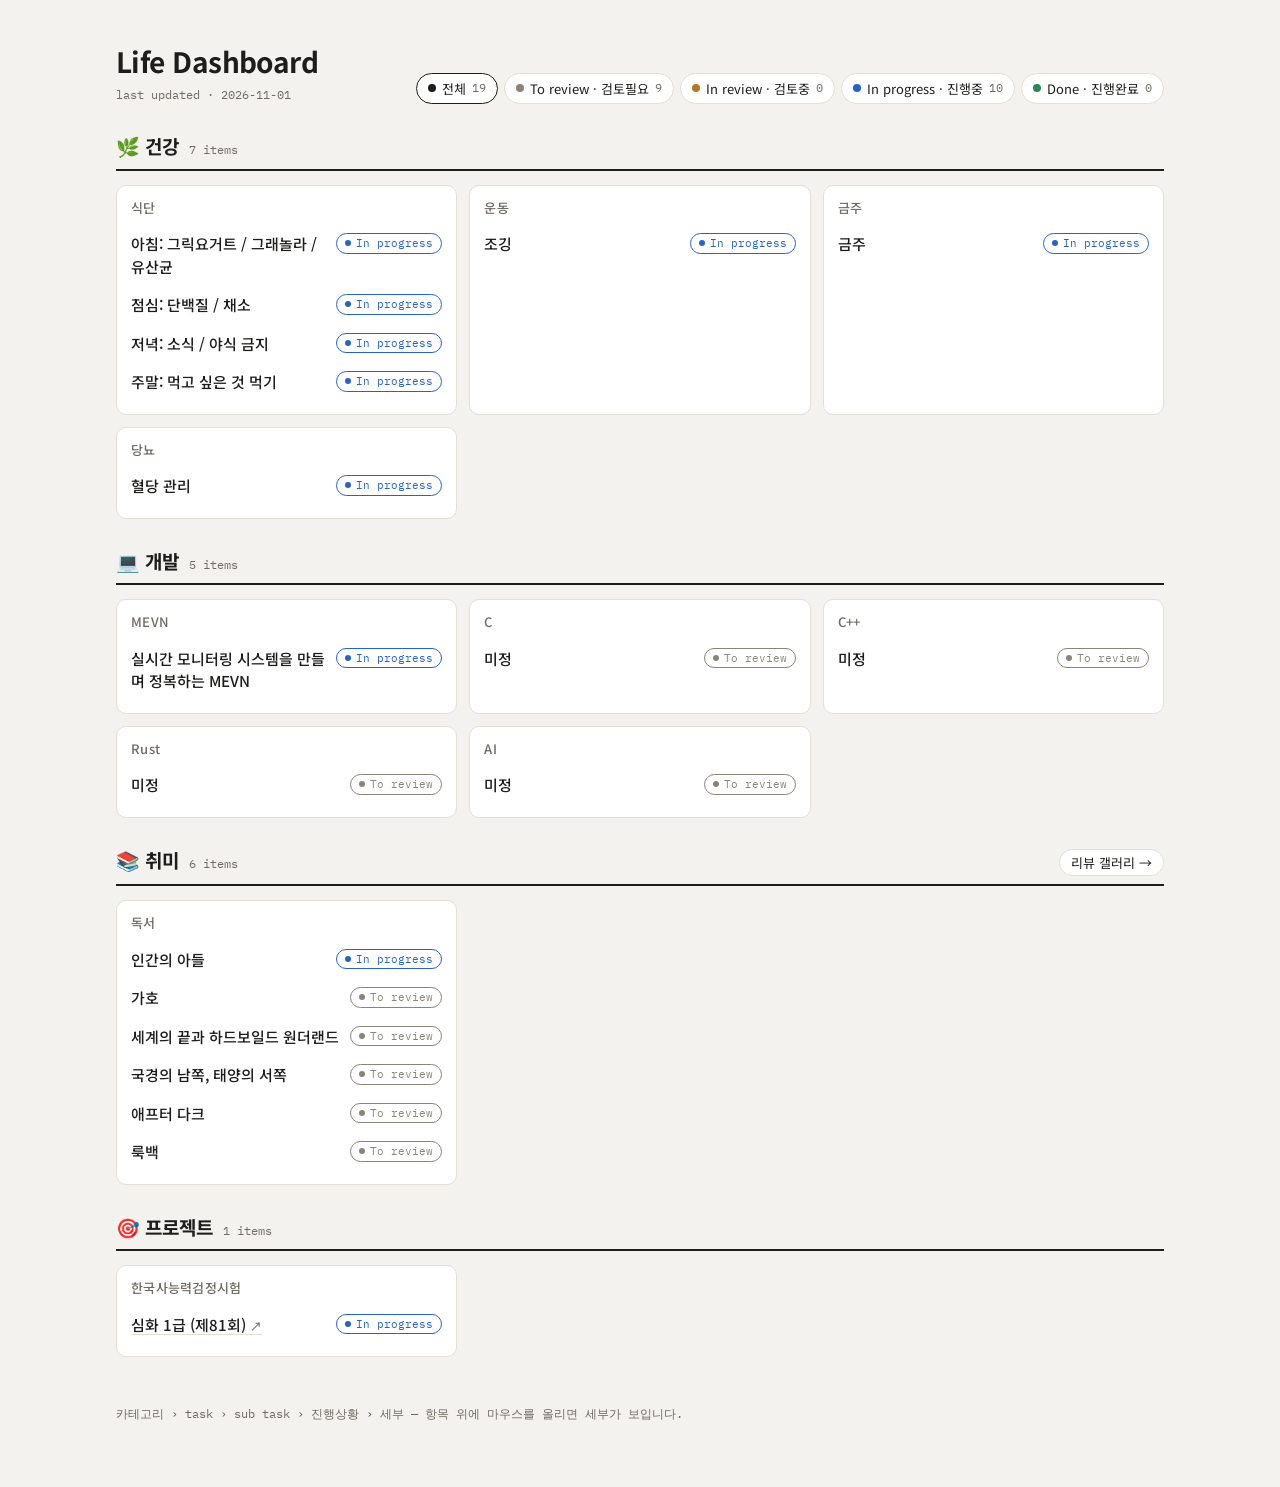
<file: index.html>
<!doctype html>
<html lang="ko">
<head>
  <meta charset="utf-8" />
  <meta name="viewport" content="width=device-width, initial-scale=1" />
  <title>Life Dashboard</title>
  <link rel="preconnect" href="https://fonts.googleapis.com" />
  <link rel="preconnect" href="https://fonts.gstatic.com" crossorigin />
  <link href="https://fonts.googleapis.com/css2?family=IBM+Plex+Mono:wght@400;500&family=Noto+Sans+KR:wght@400;500;700&display=swap" rel="stylesheet" />
  <style>
    :root {
      --bg: #f4f2ee;
      --panel: #ffffff;
      --ink: #1d1d1b;
      --muted: #6f6b64;
      --line: #e3dfd7;
      --hover: #faf8f4;

      --s-to-review: #8a8478;
      --s-in-review: #b7791f;
      --s-in-progress: #2563c9;
      --s-done: #2f855a;

      --tip-bg: #1d1d1b;
      --tip-ink: #f4f2ee;
      --radius: 10px;
    }
    @media (prefers-color-scheme: dark) {
      :root:not([data-theme="light"]) {
        --bg: #151513;
        --panel: #1e1e1b;
        --ink: #ece9e3;
        --muted: #9a958b;
        --line: #2f2e2a;
        --hover: #262622;
        --s-to-review: #9e988b;
        --s-in-review: #e0a640;
        --s-in-progress: #6ea0f5;
        --s-done: #5fbf8a;
        --tip-bg: #ece9e3;
        --tip-ink: #151513;
      }
    }

    * { box-sizing: border-box; }
    html, body { margin: 0; }
    body {
      background: var(--bg);
      color: var(--ink);
      font-family: "Noto Sans KR", system-ui, sans-serif;
      font-size: 15px;
      line-height: 1.5;
    }
    .wrap { max-width: 1080px; margin: 0 auto; padding: 40px 16px 64px; }

    header { display: flex; flex-wrap: wrap; align-items: flex-end; justify-content: space-between; gap: 16px; margin-bottom: 28px; }
    h1 { margin: 0; font-size: 28px; letter-spacing: -0.02em; }
    .sub { color: var(--muted); font-family: "IBM Plex Mono", monospace; font-size: 12px; margin-top: 4px; }

    /* 상태 요약 + 필터 */
    .filters { display: flex; flex-wrap: wrap; gap: 6px; }
    .chip {
      display: inline-flex; align-items: center; gap: 6px;
      border: 1px solid var(--line); background: var(--panel); color: var(--ink);
      padding: 5px 11px; border-radius: 999px; font: inherit; font-size: 13px; cursor: pointer;
    }
    .chip .n { font-family: "IBM Plex Mono", monospace; font-size: 12px; color: var(--muted); }
    .chip[aria-pressed="true"] { border-color: var(--ink); }
    .dot { width: 8px; height: 8px; border-radius: 50%; background: var(--c, var(--muted)); flex: none; }

    /* 카테고리 */
    .category { margin-top: 28px; }
    .cat-head { display: flex; align-items: baseline; gap: 10px; padding-bottom: 8px; border-bottom: 2px solid var(--ink); }
    .cat-head h2 { margin: 0; font-size: 19px; }
    .cat-head .count { color: var(--muted); font-family: "IBM Plex Mono", monospace; font-size: 12px; }
    .cat-link {
      margin-left: auto; font-size: 13px; color: var(--ink); text-decoration: none;
      border: 1px solid var(--line); background: var(--panel); padding: 3px 11px; border-radius: 999px;
    }
    .cat-link:hover { border-color: var(--ink); }

    .tasks { display: grid; grid-template-columns: repeat(auto-fill, minmax(300px, 1fr)); gap: 12px; margin-top: 14px; }
    .task { background: var(--panel); border: 1px solid var(--line); border-radius: var(--radius); padding: 12px 14px; }
    .task h3 { margin: 0 0 8px; font-size: 13px; font-weight: 500; color: var(--muted); letter-spacing: 0.02em; }

    .sub-list { list-style: none; margin: 0; padding: 0; }
    .subtask {
      position: relative;
      display: flex; align-items: flex-start; justify-content: space-between; gap: 10px;
      padding: 8px; margin: 0 -8px; border-radius: 6px; cursor: default; outline: none;
    }
    .subtask:hover, .subtask:focus-visible, .subtask.open { background: var(--hover); }
    .subtask .name { font-weight: 500; }
    .sub-link { color: var(--ink); text-decoration: underline; text-decoration-color: var(--line); text-underline-offset: 3px; }
    .sub-link:hover { text-decoration-color: currentColor; }
    .sub-link span { font-size: 12px; color: var(--muted); }

    .badge {
      flex: none; display: inline-flex; align-items: center; gap: 5px;
      font-family: "IBM Plex Mono", monospace; font-size: 11px; white-space: nowrap;
      color: var(--c); border: 1px solid currentColor; border-radius: 999px; padding: 1px 8px;
    }
    .badge .dot { background: currentColor; width: 6px; height: 6px; }

    /* 세부: 마우스 오버 팝업 */
    .tip {
      position: absolute; left: 8px; bottom: calc(100% + 6px); z-index: 10;
      max-width: 280px; padding: 8px 11px; border-radius: 7px;
      background: var(--tip-bg); color: var(--tip-ink); font-size: 13px;
      box-shadow: 0 6px 18px rgba(0,0,0,.18);
      opacity: 0; transform: translateY(4px); pointer-events: none;
      transition: opacity .12s, transform .12s;
    }
    .tip::after {
      content: ""; position: absolute; left: 14px; top: 100%;
      border: 6px solid transparent; border-top-color: var(--tip-bg);
    }
    .tip .label { display: block; font-family: "IBM Plex Mono", monospace; font-size: 10px; opacity: .65; margin-bottom: 2px; }
    .subtask:hover .tip, .subtask:focus-visible .tip, .subtask.open .tip { opacity: 1; transform: none; }

    .hidden { display: none !important; }
    footer { margin-top: 48px; color: var(--muted); font-size: 12px; font-family: "IBM Plex Mono", monospace; }
  </style>
</head>
<body>
  <div class="wrap">
    <header>
      <div>
        <h1>Life Dashboard</h1>
        <div class="sub" id="updated"></div>
      </div>
      <div class="filters" id="filters"></div>
    </header>

    <main id="board"></main>

    <footer>카테고리 › task › sub task › 진행상황 › 세부 — 항목 위에 마우스를 올리면 세부가 보입니다.</footer>
  </div>

  <script src="data.js"></script>
  <script>
    const STATUS = {
      "to-review":   { en: "To review",   ko: "검토필요" },
      "in-review":   { en: "In review",   ko: "검토중" },
      "in-progress": { en: "In progress", ko: "진행중" },
      "done":        { en: "Done",        ko: "진행완료" },
    };
    const color = s => `var(--s-${s})`;
    const esc = t => String(t).replace(/[&<>"']/g, c => ({ "&":"&amp;","<":"&lt;",">":"&gt;",'"':"&quot;","'":"&#39;" }[c]));

    document.getElementById("updated").textContent = `last updated · ${UPDATED}`;

    // 보드 렌더링
    const board = document.getElementById("board");
    const counts = Object.fromEntries(Object.keys(STATUS).map(k => [k, 0]));
    let total = 0;

    board.innerHTML = DASHBOARD.map(cat => {
      const n = cat.tasks.reduce((a, t) => a + t.subtasks.length, 0);
      return `
      <section class="category">
        <div class="cat-head">
          <h2>${cat.icon ? esc(cat.icon) + " " : ""}${esc(cat.category)}</h2>
          <span class="count">${n} items</span>
          ${cat.link ? `<a class="cat-link" href="${esc(cat.link.href)}" target="_blank" rel="noopener">${esc(cat.link.text)}</a>` : ""}
        </div>
        <div class="tasks">
          ${cat.tasks.map(task => `
            <article class="task">
              <h3>${esc(task.name)}</h3>
              <ul class="sub-list">
                ${task.subtasks.map(st => {
                  const s = STATUS[st.status] ? st.status : "to-review";
                  counts[s]++; total++;
                  return `
                  <li class="subtask" data-status="${s}" tabindex="0">
                    ${st.link
                      ? `<a class="name sub-link" href="${esc(st.link)}" target="_blank" rel="noopener">${esc(st.name)} <span aria-hidden="true">↗</span></a>`
                      : `<span class="name">${esc(st.name)}</span>`}
                    <span class="badge" style="--c:${color(s)}" title="${STATUS[s].ko}">
                      <span class="dot"></span>${STATUS[s].en}
                    </span>
                    ${st.detail ? `<span class="tip" role="tooltip"><span class="label">세부</span>${esc(st.detail)}</span>` : ""}
                  </li>`;
                }).join("")}
              </ul>
            </article>`).join("")}
        </div>
      </section>`;
    }).join("");

    // 상태 필터
    const filters = document.getElementById("filters");
    const chips = [["all", "전체", total, "var(--ink)"],
      ...Object.entries(STATUS).map(([k, v]) => [k, `${v.en} · ${v.ko}`, counts[k], color(k)])];
    filters.innerHTML = chips.map(([k, label, n, c]) =>
      `<button class="chip" data-filter="${k}" aria-pressed="${k === "all"}">
         <span class="dot" style="--c:${c}"></span>${label} <span class="n">${n}</span>
       </button>`).join("");

    filters.addEventListener("click", e => {
      const btn = e.target.closest(".chip"); if (!btn) return;
      const f = btn.dataset.filter;
      filters.querySelectorAll(".chip").forEach(b => b.setAttribute("aria-pressed", b === btn));
      document.querySelectorAll(".subtask").forEach(el =>
        el.classList.toggle("hidden", f !== "all" && el.dataset.status !== f));
      document.querySelectorAll(".task").forEach(el =>
        el.classList.toggle("hidden", !el.querySelector(".subtask:not(.hidden)")));
      document.querySelectorAll(".category").forEach(el =>
        el.classList.toggle("hidden", !el.querySelector(".task:not(.hidden)")));
    });

    // 모바일: 탭하면 세부 팝업 토글
    board.addEventListener("click", e => {
      const item = e.target.closest(".subtask");
      document.querySelectorAll(".subtask.open").forEach(el => el !== item && el.classList.remove("open"));
      if (item) item.classList.toggle("open");
    });
  </script>
</body>
</html>
</file>
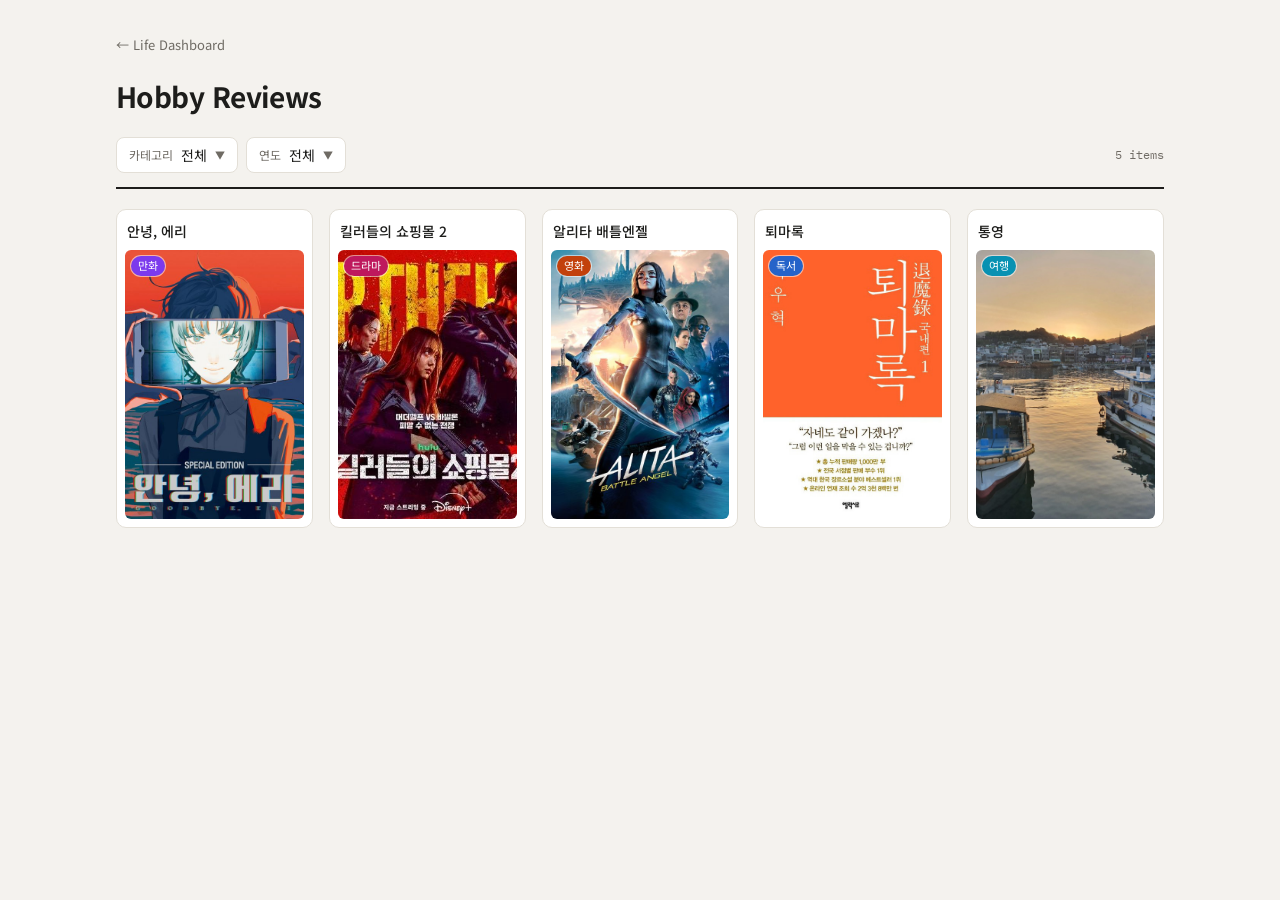
<file: hobby/index.html>
<!doctype html>
<html lang="ko">
<head>
  <meta charset="utf-8" />
  <meta name="viewport" content="width=device-width, initial-scale=1" />
  <title>Hobby Reviews</title>
  <link rel="preconnect" href="https://fonts.googleapis.com" />
  <link rel="preconnect" href="https://fonts.gstatic.com" crossorigin />
  <link href="https://fonts.googleapis.com/css2?family=IBM+Plex+Mono:wght@400;500&family=Noto+Sans+KR:wght@400;500;700&display=swap" rel="stylesheet" />
  <link rel="stylesheet" href="style.css" />
</head>
<body>
  <div class="wrap">
    <a class="back" href="../">← Life Dashboard</a>
    <h1>Hobby Reviews</h1>

    <div class="toolbar">
      <div class="dd" id="dd-cat"></div>
      <div class="dd" id="dd-year"></div>
      <span class="count mono" id="count"></span>
    </div>

    <main class="grid" id="grid"></main>
  </div>

  <script src="items.js"></script>
  <script src="common.js"></script>
  <script>
    const params = new URLSearchParams(location.search);
    const state = { cat: params.get("cat") || "all", year: params.get("year") || "all" };
    const items = sortedItems();

    const years = [...new Set(items.map(itemYear).filter(Boolean))].sort().reverse();
    const countBy = (fn, v) => items.filter(it => fn(it) === v).length;

    function dropdown(el, key, label, options) {
      const cur = options.find(o => o.value === state[key]) || options[0];
      el.innerHTML = `
        <button class="dd-btn" aria-haspopup="listbox" aria-expanded="false">
          <span class="k">${label}</span>${esc(cur.text)}<span class="caret">▼</span>
        </button>
        <ul class="dd-menu" role="listbox">
          ${options.map(o => `<li><button role="option" data-v="${esc(o.value)}" aria-selected="${o.value === state[key]}">
            ${esc(o.text)}<span class="n">${o.n}</span></button></li>`).join("")}
        </ul>`;
      el.querySelector(".dd-btn").onclick = e => {
        e.stopPropagation();
        const open = !el.classList.contains("open");
        document.querySelectorAll(".dd.open").forEach(d => d.classList.remove("open"));
        el.classList.toggle("open", open);
        el.querySelector(".dd-btn").setAttribute("aria-expanded", open);
      };
      el.querySelectorAll(".dd-menu button").forEach(b => b.onclick = () => {
        state[key] = b.dataset.v;
        render();
      });
    }

    function render() {
      // 필터 상태를 주소에 저장 (뒤로가기 시 유지)
      const q = new URLSearchParams();
      if (state.cat !== "all") q.set("cat", state.cat);
      if (state.year !== "all") q.set("year", state.year);
      history.replaceState(null, "", q.toString() ? `?${q}` : location.pathname);

      dropdown(document.getElementById("dd-cat"), "cat", "카테고리", [
        { value: "all", text: "전체", n: items.length },
        ...CATEGORIES.map(c => ({ value: c, text: c, n: countBy(it => it.category, c) })),
      ]);
      dropdown(document.getElementById("dd-year"), "year", "연도", [
        { value: "all", text: "전체", n: items.length },
        ...years.map(y => ({ value: y, text: y, n: countBy(itemYear, y) })),
      ]);

      const list = items.filter(it =>
        (state.cat === "all" || it.category === state.cat) &&
        (state.year === "all" || itemYear(it) === state.year));

      document.getElementById("count").textContent = `${list.length} items`;
      document.getElementById("grid").innerHTML = list.length
        ? list.map(it => `
          <a class="card" href="item.html?id=${encodeURIComponent(it.id)}">
            <span class="full" role="tooltip">${esc(it.title)}</span>
            <div class="t">${esc(it.title)}</div>
            <div class="cover">
              ${coverHTML(it)}
              <span class="tag" style="--c:${CAT_COLOR[it.category] || "#6f6b64"}">${esc(it.category)}</span>
              ${it.end ? "" : `<span class="tag ing">${it.category === "여행" ? "여행중" : "감상중"}</span>`}
            </div>
          </a>`).join("")
        : `<p class="empty" style="grid-column:1/-1">해당 조건의 아이템이 없습니다.</p>`;
    }

    document.addEventListener("click", () =>
      document.querySelectorAll(".dd.open").forEach(d => d.classList.remove("open")));
    document.addEventListener("keydown", e => e.key === "Escape" &&
      document.querySelectorAll(".dd.open").forEach(d => d.classList.remove("open")));

    render();
  </script>
</body>
</html>
</file>
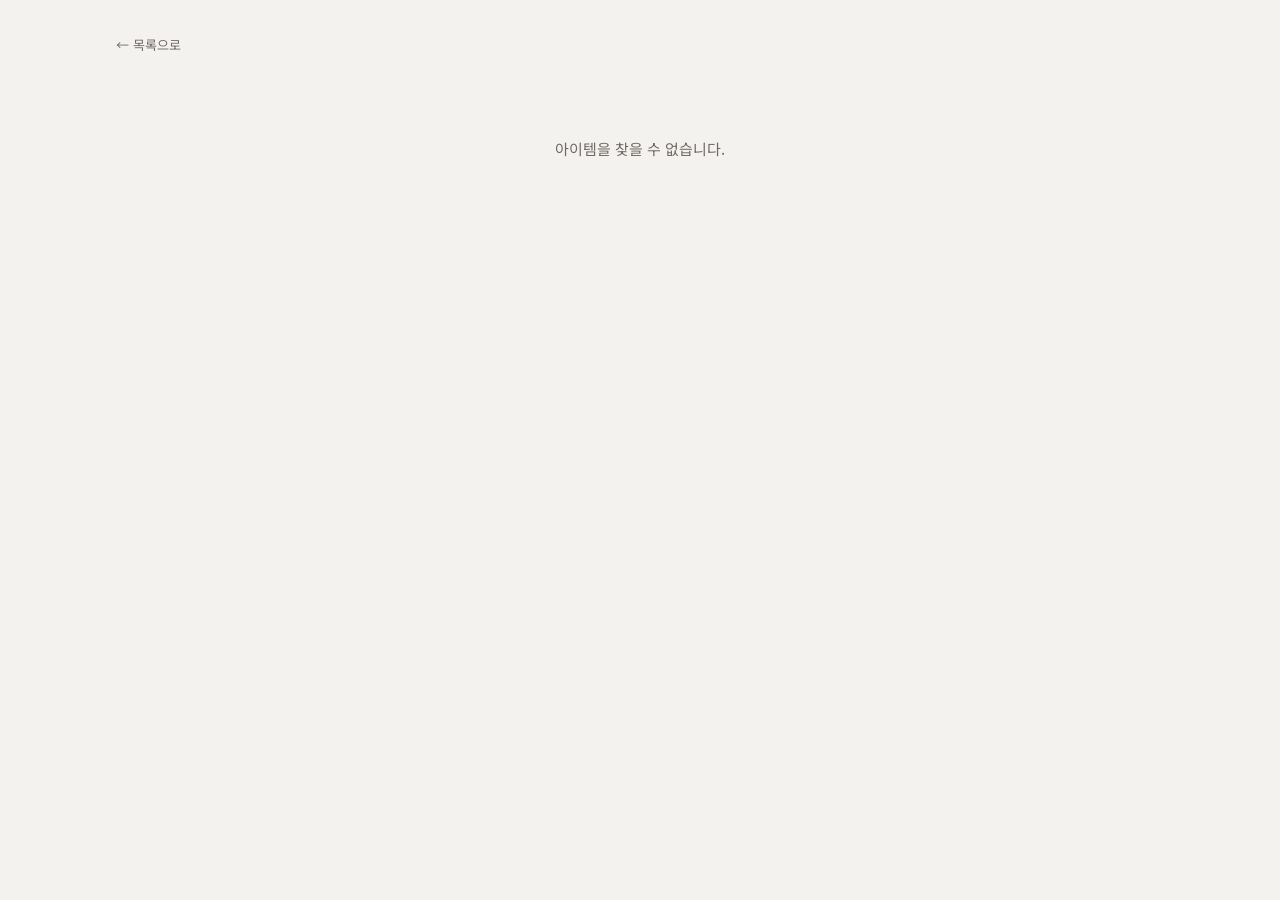
<file: hobby/item.html>
<!doctype html>
<html lang="ko">
<head>
  <meta charset="utf-8" />
  <meta name="viewport" content="width=device-width, initial-scale=1" />
  <title>Hobby Review</title>
  <link rel="preconnect" href="https://fonts.googleapis.com" />
  <link rel="preconnect" href="https://fonts.gstatic.com" crossorigin />
  <link href="https://fonts.googleapis.com/css2?family=IBM+Plex+Mono:wght@400;500&family=Noto+Sans+KR:wght@400;500;700&display=swap" rel="stylesheet" />
  <link rel="stylesheet" href="style.css" />
</head>
<body>
  <div class="wrap">
    <a class="back" id="back" href="./">← 목록으로</a>
    <main id="main"></main>
  </div>

  <div class="lightbox" id="lightbox" hidden role="dialog" aria-modal="true" aria-label="사진 보기">
    <button class="lb-close" aria-label="닫기">✕</button>
    <button class="lb-prev" aria-label="이전 사진">‹</button>
    <div class="lb-stage"><img alt="" /></div>
    <button class="lb-next" aria-label="다음 사진">›</button>
    <span class="lb-count mono"></span>
  </div>

  <script src="items.js"></script>
  <script src="common.js"></script>
  <script>
    // 갤러리에서 왔으면 뒤로가기로 돌아가 필터 상태를 유지
    document.getElementById("back").onclick = e => {
      if (document.referrer && new URL(document.referrer).pathname.replace(/index\.html$/, "") === location.pathname.replace(/item\.html$/, "")) {
        e.preventDefault(); history.back();
      }
    };

    const id = new URLSearchParams(location.search).get("id");
    const items = sortedItems();
    const idx = items.findIndex(it => it.id === id);
    const main = document.getElementById("main");

    if (idx < 0) {
      main.innerHTML = `<p class="empty">아이템을 찾을 수 없습니다.</p>`;
    } else {
      const it = items[idx];
      const color = CAT_COLOR[it.category] || "#6f6b64";
      const source = /^https?:\/\//.test(it.source)
        ? `<a href="${esc(it.source)}" target="_blank" rel="noopener">${esc(it.source)}</a>`
        : esc(it.source);
      const newer = items[idx - 1], older = items[idx + 1];
      const quote = Array.isArray(it.quote) ? it.quote.join("\n") : (it.quote || "");
      const photos = Array.isArray(it.photos) ? it.photos : [];
      // 날짜 항목명: 여행만 별도 표기
      const L = it.category === "여행"
        ? { start: "여행 시작", end: "여행 종료", ongoing: "여행중" }
        : { start: "감상 시작", end: "감상 완료", ongoing: "감상중" };
      document.title = `${it.title} · Hobby Review`;

      main.innerHTML = `
        <div class="detail">
          <div class="cover">${coverHTML(it)}</div>
          <div>
            <h1>${esc(it.title)}</h1>
            <dl class="meta">
              <dt>제목</dt><dd>${esc(it.title)}</dd>
              <dt>카테고리</dt><dd><span class="badge" style="--c:${color}">${esc(it.category)}</span></dd>
              <dt>${L.start}</dt><dd class="mono">${fmtDate(it.start) || "-"}</dd>
              <dt>${L.end}</dt><dd class="mono">${it.end ? fmtDate(it.end) : L.ongoing}</dd>
              <dt>출처</dt><dd>${source || "-"}</dd>
            </dl>
          </div>
        </div>
        <section class="review">
          <h2>리뷰</h2>
          <p>${esc(it.review)}</p>
          ${quote ? `<blockquote class="quote"><p>${esc(quote)}</p></blockquote>` : ""}
        </section>
        ${photos.length ? `
        <section class="photos">
          <h2>사진 <span class="mono n">${photos.length}</span></h2>
          <div class="photo-grid">
            ${photos.map((p, i) => `
              <button class="ph" data-i="${i}" aria-label="사진 ${i + 1} 크게 보기">
                <img src="${esc(thumbOf(p))}" data-full="${esc(p)}" alt="${esc(it.title)} 사진 ${i + 1}" loading="lazy"
                     onerror="this.onerror=null;this.src=this.dataset.full">
              </button>`).join("")}
          </div>
        </section>` : ""}
        <nav class="pager">
          ${newer ? `<a href="item.html?id=${encodeURIComponent(newer.id)}">← ${esc(newer.title)}</a>` : "<span></span>"}
          ${older ? `<a href="item.html?id=${encodeURIComponent(older.id)}">${esc(older.title)} →</a>` : "<span></span>"}
        </nav>`;

      if (photos.length) setupLightbox(photos);
    }

    // ---------- 사진 크게 보기 (라이트박스) ----------
    function setupLightbox(photos) {
      const lb = document.getElementById("lightbox");
      const img = lb.querySelector("img");
      const counter = lb.querySelector(".lb-count");
      let cur = 0, startX = null;

      const show = i => {
        cur = (i + photos.length) % photos.length;
        img.src = photos[cur];
        counter.textContent = `${cur + 1} / ${photos.length}`;
        // 다음/이전 사진 미리 로드
        [cur + 1, cur - 1].forEach(j => { new Image().src = photos[(j + photos.length) % photos.length]; });
      };
      const open = i => { show(i); lb.hidden = false; document.body.style.overflow = "hidden"; lb.querySelector(".lb-close").focus(); };
      const close = () => { lb.hidden = true; document.body.style.overflow = ""; img.removeAttribute("src"); };

      document.querySelector(".photo-grid").addEventListener("click", e => {
        const b = e.target.closest(".ph"); if (b) open(+b.dataset.i);
      });
      lb.querySelector(".lb-prev").onclick = e => { e.stopPropagation(); show(cur - 1); };
      lb.querySelector(".lb-next").onclick = e => { e.stopPropagation(); show(cur + 1); };
      lb.querySelector(".lb-close").onclick = close;
      lb.addEventListener("click", e => { if (e.target === lb || e.target.classList.contains("lb-stage")) close(); });
      document.addEventListener("keydown", e => {
        if (lb.hidden) return;
        if (e.key === "Escape") close();
        if (e.key === "ArrowLeft") show(cur - 1);
        if (e.key === "ArrowRight") show(cur + 1);
      });
      // 모바일 스와이프
      lb.addEventListener("touchstart", e => { startX = e.touches[0].clientX; }, { passive: true });
      lb.addEventListener("touchend", e => {
        if (startX === null) return;
        const dx = e.changedTouches[0].clientX - startX; startX = null;
        if (Math.abs(dx) > 50) show(cur + (dx < 0 ? 1 : -1));
      });
    }
  </script>
</body>
</html>
</file>
<file: hobby/style.css>
:root {
  --bg: #f4f2ee;
  --panel: #ffffff;
  --ink: #1d1d1b;
  --muted: #6f6b64;
  --line: #e3dfd7;
  --hover: #faf8f4;
  --tip-bg: #1d1d1b;
  --tip-ink: #f4f2ee;
  --radius: 10px;
}
@media (prefers-color-scheme: dark) {
  :root:not([data-theme="light"]) {
    --bg: #151513;
    --panel: #1e1e1b;
    --ink: #ece9e3;
    --muted: #9a958b;
    --line: #2f2e2a;
    --hover: #262622;
    --tip-bg: #ece9e3;
    --tip-ink: #151513;
  }
}

* { box-sizing: border-box; }
html, body { margin: 0; }
body {
  background: var(--bg);
  color: var(--ink);
  font-family: "Noto Sans KR", system-ui, sans-serif;
  font-size: 15px;
  line-height: 1.6;
}
a { color: inherit; }
.wrap { max-width: 1080px; margin: 0 auto; padding: 32px 16px 64px; }
.mono { font-family: "IBM Plex Mono", monospace; }
.back { display: inline-block; color: var(--muted); text-decoration: none; font-size: 13px; margin-bottom: 18px; }
.back:hover { color: var(--ink); }
h1 { margin: 0; font-size: 28px; letter-spacing: -0.02em; }

/* ---------- 갤러리: 상단 툴바 ---------- */
.toolbar { display: flex; flex-wrap: wrap; align-items: center; gap: 8px; margin: 18px 0 20px; padding-bottom: 14px; border-bottom: 2px solid var(--ink); }
.toolbar .count { margin-left: auto; color: var(--muted); font-size: 12px; }

.dd { position: relative; }
.dd-btn {
  display: inline-flex; align-items: center; gap: 8px;
  border: 1px solid var(--line); background: var(--panel); color: var(--ink);
  padding: 6px 12px; border-radius: 8px; font: inherit; font-size: 14px; cursor: pointer;
}
.dd-btn .k { color: var(--muted); font-size: 12px; }
.dd-btn .caret { font-size: 10px; color: var(--muted); transition: transform .15s; }
.dd.open .dd-btn { border-color: var(--ink); }
.dd.open .caret { transform: rotate(180deg); }
.dd-menu {
  position: absolute; top: calc(100% + 4px); left: 0; z-index: 20; min-width: 150px;
  list-style: none; margin: 0; padding: 4px;
  background: var(--panel); border: 1px solid var(--line); border-radius: 8px;
  box-shadow: 0 8px 24px rgba(0,0,0,.12); display: none;
}
.dd.open .dd-menu { display: block; }
.dd-menu button {
  width: 100%; text-align: left; border: 0; background: none; color: var(--ink);
  font: inherit; font-size: 14px; padding: 6px 10px; border-radius: 5px; cursor: pointer;
  display: flex; justify-content: space-between; gap: 12px;
}
.dd-menu button:hover { background: var(--hover); }
.dd-menu button[aria-selected="true"] { font-weight: 700; }
.dd-menu .n { color: var(--muted); font-size: 12px; font-family: "IBM Plex Mono", monospace; }

/* ---------- 갤러리: 썸네일 그리드 ---------- */
.grid { display: grid; grid-template-columns: repeat(5, 1fr); gap: 16px; }
@media (max-width: 900px) { .grid { grid-template-columns: repeat(4, 1fr); } }
@media (max-width: 700px) { .grid { grid-template-columns: repeat(3, 1fr); } }
@media (max-width: 480px) { .grid { grid-template-columns: repeat(2, 1fr); gap: 12px; } }

.card {
  position: relative; display: block; text-decoration: none;
  background: var(--panel); border: 1px solid var(--line); border-radius: var(--radius);
  padding: 8px; transition: transform .15s, box-shadow .15s;
}
.card:hover, .card:focus-visible { transform: translateY(-3px); box-shadow: 0 10px 22px rgba(0,0,0,.10); outline: none; }
.card .t { font-weight: 500; font-size: 14px; padding: 2px 2px 8px; white-space: nowrap; overflow: hidden; text-overflow: ellipsis; }
.cover { position: relative; aspect-ratio: 2 / 3; border-radius: 6px; overflow: hidden; background: var(--hover); }
.cover img { width: 100%; height: 100%; object-fit: cover; display: block; }
.tag {
  position: absolute; left: 6px; top: 6px; font-size: 11px; color: #fff;
  background: var(--c); padding: 1px 7px; border-radius: 999px;
  box-shadow: 0 0 0 1px rgba(255,255,255,.55);
}
.tag.ing { left: auto; right: 6px; background: rgba(0,0,0,.6); }

.fallback {
  width: 100%; height: 100%; display: flex; align-items: center; justify-content: center; padding: 12px;
  background: linear-gradient(160deg, var(--c), color-mix(in srgb, var(--c) 55%, #000));
  color: #fff; font-weight: 700; text-align: center; font-size: 15px;
}

/* 마우스 오버 시 전체 제목 */
.card .full {
  position: absolute; left: 8px; right: 8px; bottom: calc(100% + 6px); z-index: 10;
  background: var(--tip-bg); color: var(--tip-ink); font-size: 13px; padding: 6px 10px; border-radius: 7px;
  opacity: 0; transform: translateY(4px); pointer-events: none; transition: opacity .12s, transform .12s;
}
.card:hover .full, .card:focus-visible .full { opacity: 1; transform: none; }

.empty { color: var(--muted); padding: 48px 0; text-align: center; }

/* ---------- 디테일 페이지 ---------- */
.detail { display: grid; grid-template-columns: 260px 1fr; gap: 32px; align-items: start; }
@media (max-width: 640px) { .detail { grid-template-columns: 1fr; } .detail .cover { max-width: 240px; } }
.detail .cover { border: 1px solid var(--line); box-shadow: 0 10px 28px rgba(0,0,0,.12); }
.meta { margin: 14px 0 0; display: grid; grid-template-columns: max-content 1fr; gap: 8px 18px; }
.meta dt { color: var(--muted); font-size: 13px; }
.meta dd { margin: 0; }
.badge { display: inline-block; font-size: 12px; color: #fff; background: var(--c); padding: 1px 9px; border-radius: 999px; }
.review { margin-top: 36px; border-top: 2px solid var(--ink); padding-top: 14px; }
.review h2 { margin: 0 0 10px; font-size: 16px; }
.review p { margin: 0; white-space: pre-wrap; line-height: 1.85; }
.review .quote {
  margin: 24px 0 0; padding: 14px 20px 14px 22px; position: relative;
  border-left: 3px solid var(--ink); background: var(--panel); border-radius: 0 8px 8px 0;
}
.review .quote::before {
  content: "“"; position: absolute; left: 10px; top: -6px;
  font-size: 40px; line-height: 1; color: var(--muted); font-family: Georgia, serif;
}
.review .quote p { font-style: italic; color: var(--ink); line-height: 1.95; padding-left: 8px; }
.pager { display: flex; justify-content: space-between; gap: 12px; margin-top: 40px; font-size: 13px; }
.pager a { color: var(--muted); text-decoration: none; max-width: 48%; overflow: hidden; text-overflow: ellipsis; white-space: nowrap; }
.pager a:hover { color: var(--ink); }

/* ---------- 디테일: 사진 갤러리 ---------- */
.photos { margin-top: 36px; border-top: 2px solid var(--ink); padding-top: 14px; }
.photos h2 { margin: 0 0 12px; font-size: 16px; }
.photos h2 .n { color: var(--muted); font-size: 12px; font-weight: 400; margin-left: 4px; }
.photo-grid { display: grid; grid-template-columns: repeat(auto-fill, minmax(150px, 1fr)); gap: 8px; }
@media (max-width: 480px) { .photo-grid { grid-template-columns: repeat(3, 1fr); gap: 4px; } }
.ph {
  padding: 0; border: 0; background: var(--hover); cursor: zoom-in;
  aspect-ratio: 1; border-radius: 6px; overflow: hidden; display: block;
}
.ph img { width: 100%; height: 100%; object-fit: cover; display: block; transition: transform .2s; }
.ph:hover img, .ph:focus-visible img { transform: scale(1.05); }
.ph:focus-visible { outline: 2px solid var(--ink); outline-offset: 2px; }

/* 라이트박스 */
.lightbox { position: fixed; inset: 0; z-index: 100; background: rgba(10,10,9,.92); display: flex; align-items: center; justify-content: center; }
.lightbox[hidden] { display: none; }
.lb-stage { position: absolute; inset: 48px 56px; display: flex; align-items: center; justify-content: center; }
.lb-stage img { max-width: 100%; max-height: 100%; object-fit: contain; border-radius: 4px; box-shadow: 0 10px 40px rgba(0,0,0,.5); }
.lightbox button {
  position: absolute; z-index: 2; border: 0; background: rgba(255,255,255,.08); color: #fff;
  width: 44px; height: 44px; border-radius: 50%; font-size: 26px; line-height: 1; cursor: pointer;
}
.lightbox button:hover { background: rgba(255,255,255,.2); }
.lb-close { top: 10px; right: 10px; font-size: 18px !important; }
.lb-prev { left: 8px; top: 50%; transform: translateY(-50%); }
.lb-next { right: 8px; top: 50%; transform: translateY(-50%); }
.lb-count { position: absolute; bottom: 14px; left: 50%; transform: translateX(-50%); color: rgba(255,255,255,.75); font-size: 12px; }
@media (max-width: 640px) { .lb-stage { inset: 56px 8px; } .lb-prev, .lb-next { top: auto; bottom: 6px; transform: none; } }
</file>
